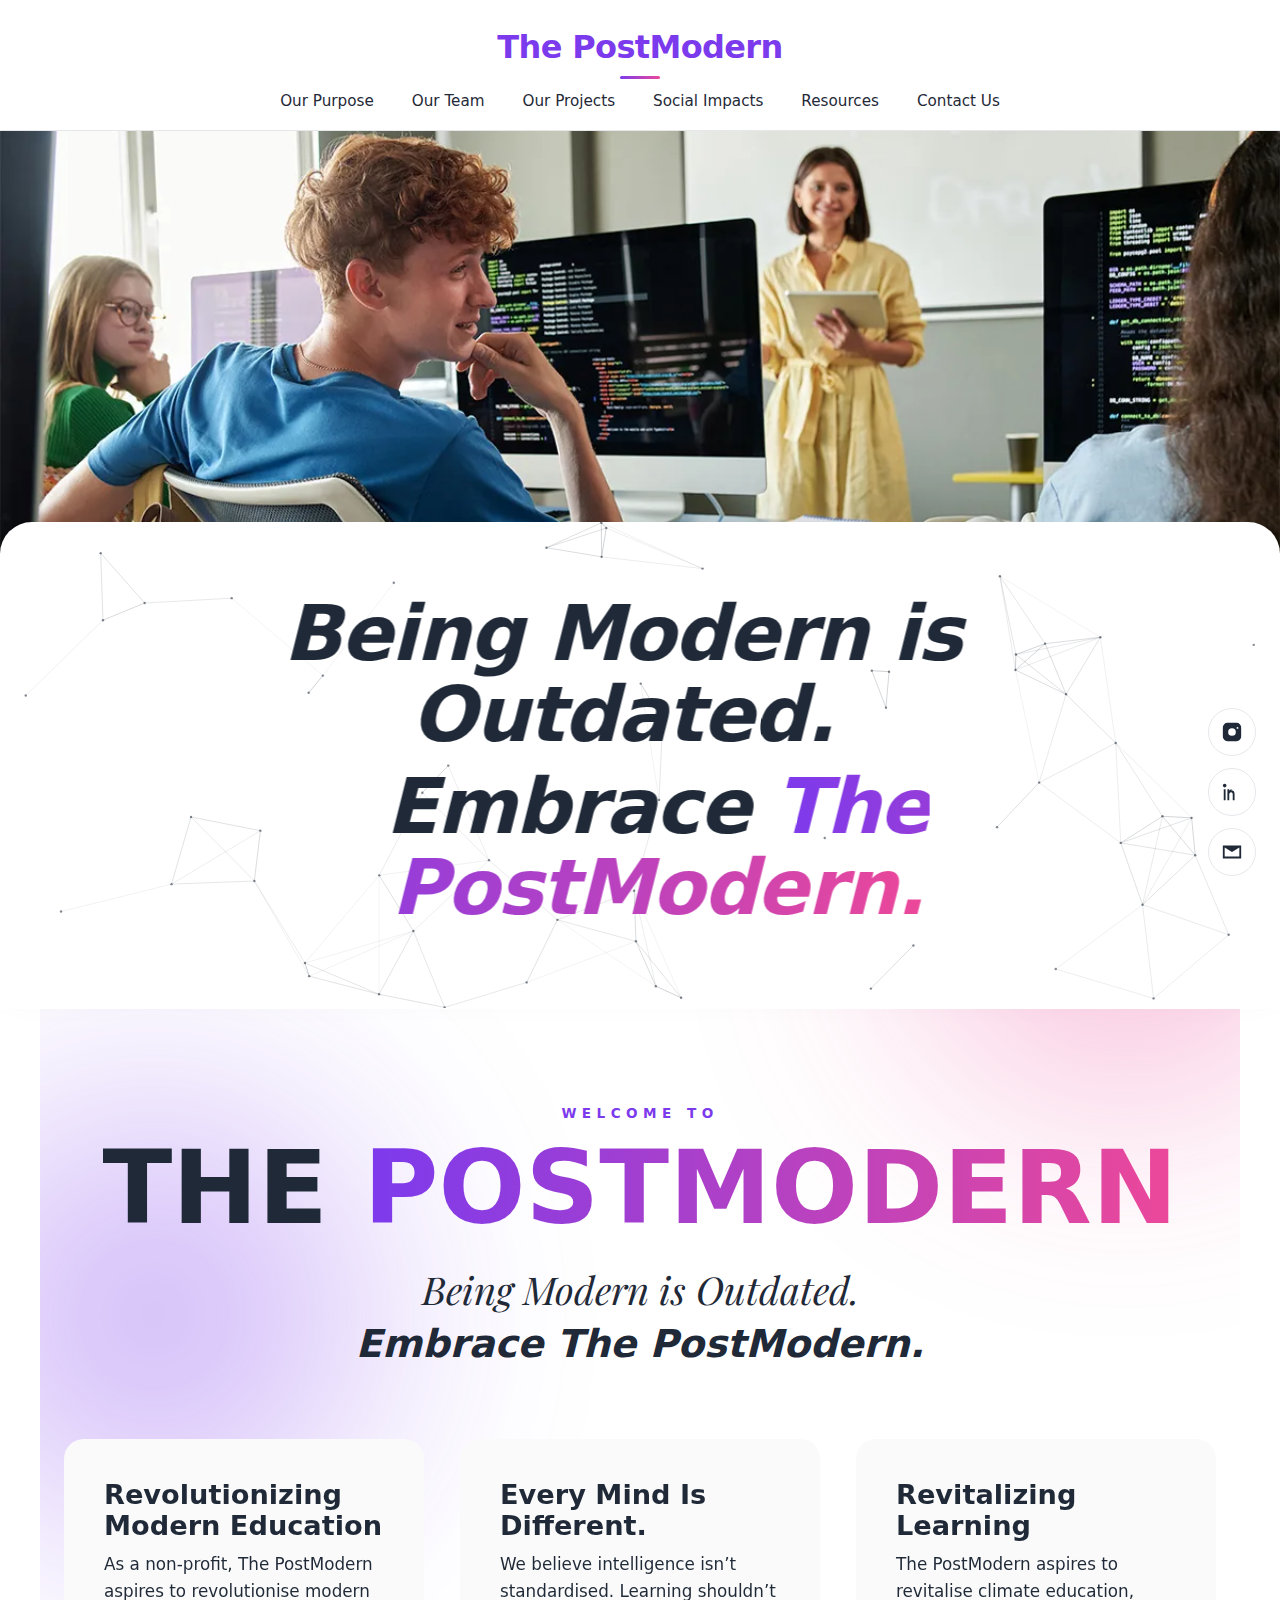
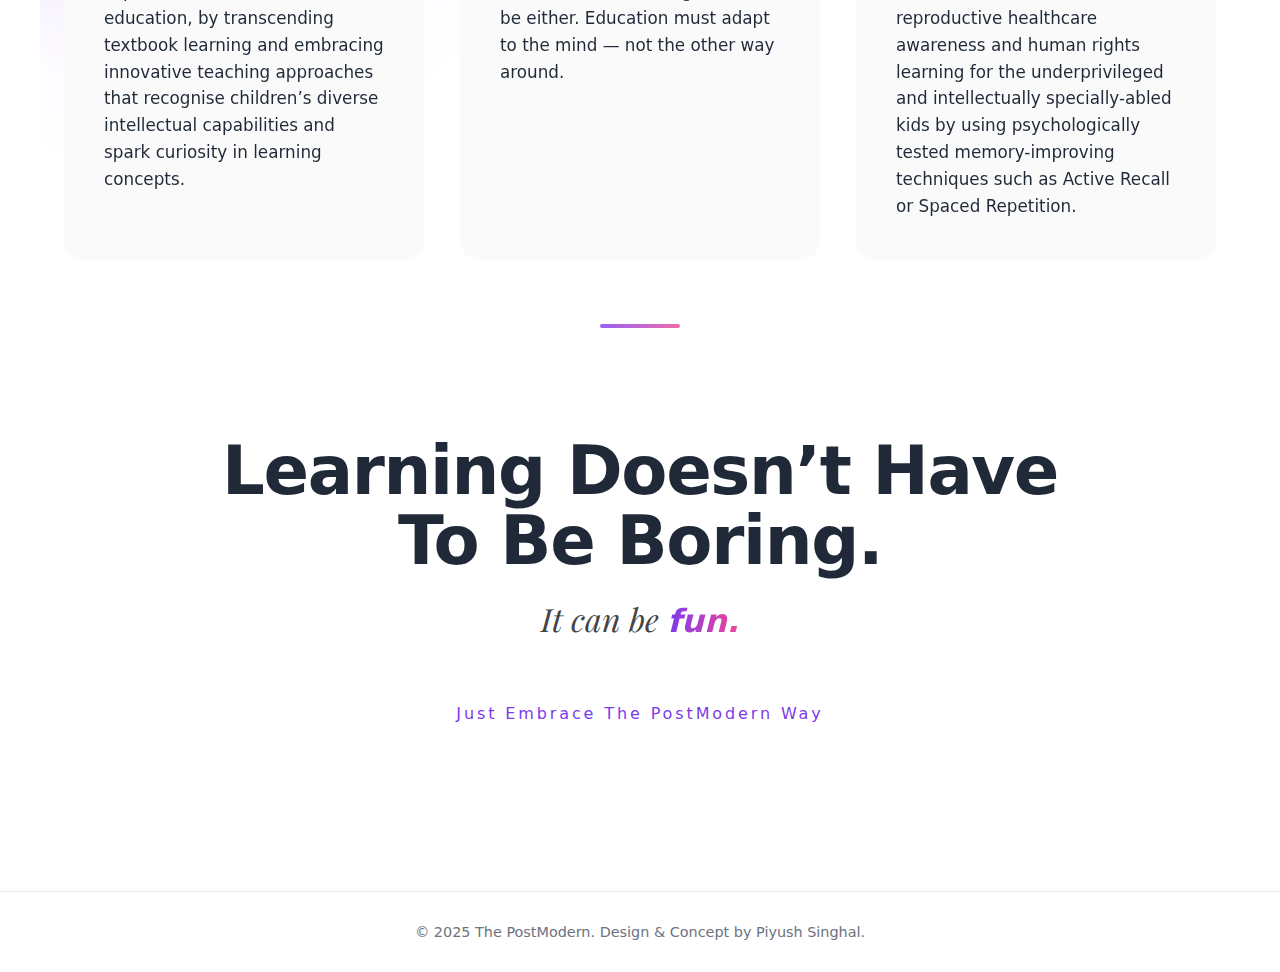
<file: index.html>
<!DOCTYPE html>
<html lang="en">
  <head>
    <meta charset="UTF-8" />
    <meta name="viewport" content="width=device-width, initial-scale=1.0" />
    <title>The PostModern</title>
    <link rel="stylesheet" href="styles.css" />
    <link
      href="https://fonts.googleapis.com/css2?family=Playfair+Display:ital,wght@1,500;1,600&display=swap"
      rel="stylesheet"
    />
  </head>
  <body>
    <nav class="navbar">
      <div class="brand">The PostModern</div>

      <ul class="nav-links">
        <li><a href="purpose.html">Our Purpose</a></li>
        <li><a href="team.html">Our Team</a></li>
        <li><a href="projects.html">Our Projects</a></li>
        <li><a href="impact.html">Social Impacts</a></li>
        <li><a href="resources.html">Resources</a></li>
        <li><a href="contact.html">Contact Us</a></li>
      </ul>
    </nav>
    <section class="slideshow">
      <div class="slides">
        <img src="slide1.png" class="active" />
        <img src="slide2.jpg" />
        <img src="slide3.jpg" />
        <img src="slide4.jpg" />
        <img src="slide5.jpg" />
        <img src="slide6.jpg" />
        <img src="slide7.jpg" />
        <img src="slide8.jpg" />
      </div>

      <button class="slide-btn prev" aria-label="Previous slide"></button>
      <button class="slide-btn next" aria-label="Next slide"></button>
    </section>

    <section class="manifesto">
      <canvas id="particles"></canvas>
      <p class="manifesto-text">
        <span class="line top"> Being Modern is Outdated. </span>
        <span class="line bottom">
          Embrace <strong>The PostModern.</strong>
        </span>
      </p>
    </section>

    <section class="home-impact">
      <div class="bg-blobs"></div>

      <div class="impact-block">
        <h2 class="impact-eyebrow">WELCOME TO</h2>
        <h1 class="impact-title">THE <span>POSTMODERN</span></h1>

        <p class="impact-lead">
          Being Modern is Outdated.<br />
          <strong>Embrace The PostModern.</strong>
        </p>
      </div>

      <div class="impact-split">
        <div class="impact-card">
          <h3>Revolutionizing Modern Education</h3>
          <p>
            As a non-profit, The PostModern aspires to revolutionise modern
            education, by transcending textbook learning and embracing
            innovative teaching approaches that recognise children’s diverse
            intellectual capabilities and spark curiosity in learning concepts.
          </p>
        </div>

        <div class="impact-card">
          <h3>Every Mind Is Different.</h3>
          <p>
            We believe intelligence isn’t standardised. Learning shouldn’t be
            either. Education must adapt to the mind — not the other way around.
          </p>
        </div>

        <div class="impact-card">
          <h3>Revitalizing Learning</h3>
          <p>
            The PostModern aspires to revitalise climate education, reproductive
            healthcare awareness and human rights learning for the
            underprivileged and intellectually specially-abled kids by using
            psychologically tested memory-improving techniques such as Active
            Recall or Spaced Repetition.
          </p>
        </div>
      </div>

      <div class="impact-closing">
        <h2 class="closing-main">Learning Doesn’t Have To Be Boring.</h2>

        <p class="closing-sub">It can be <strong>fun.</strong></p>

        <span class="cta-line">Just Embrace The PostModern Way</span>
      </div>
    </section>

    <script src="index.js"></script>
    <script src="reveal.js"></script>

    <div class="social-float">
      <a
        href="https://instagram.com"
        target="_blank"
        rel="noopener noreferrer"
        class="social-icon instagram"
        aria-label="Instagram"
      >
        <svg viewBox="0 0 24 24">
          <path
            d="M7 2h10a5 5 0 0 1 5 5v10a5 5 0 0 1-5 5H7a5 5 0 0 1-5-5V7a5 5 0 0 1 5-5zm5 5.8a4.2 4.2 0 1 0 0 8.4 4.2 4.2 0 0 0 0-8.4zM18 6.5a1 1 0 1 0 0 2 1 1 0 0 0 0-2z"
          />
        </svg>
      </a>

      <a
        href="https://linkedin.com"
        target="_blank"
        rel="noopener noreferrer"
        class="social-icon linkedin"
        aria-label="LinkedIn"
      >
        <svg viewBox="0 0 24 24">
          <path
            d="M4 3a2 2 0 1 0 0 4 2 2 0 0 0 0-4zm1 6H3v12h2V9zm7 0c-1.7 0-2.6.9-3 1.6V9H7v12h2v-6c0-1.6.6-2.6 2-2.6s1.8 1 1.8 2.6v6h2v-6.8c0-3.1-1.6-4.2-3.8-4.2z"
          />
        </svg>
      </a>

      <a
        href="mailto:thepostmodern102@gmail.com"
        class="social-icon email"
        aria-label="Email"
      >
        <svg viewBox="0 0 24 24">
          <path d="M2 5h20v14H2V5zm10 7L4 7v10h16V7l-8 5z" />
        </svg>
      </a>
    </div>
    <footer class="site-footer">
      <p>
        © 2025 The PostModern. Design & Concept by
        <span>Piyush Singhal</span>.
      </p>
    </footer>
  </body>
</html>
</file>
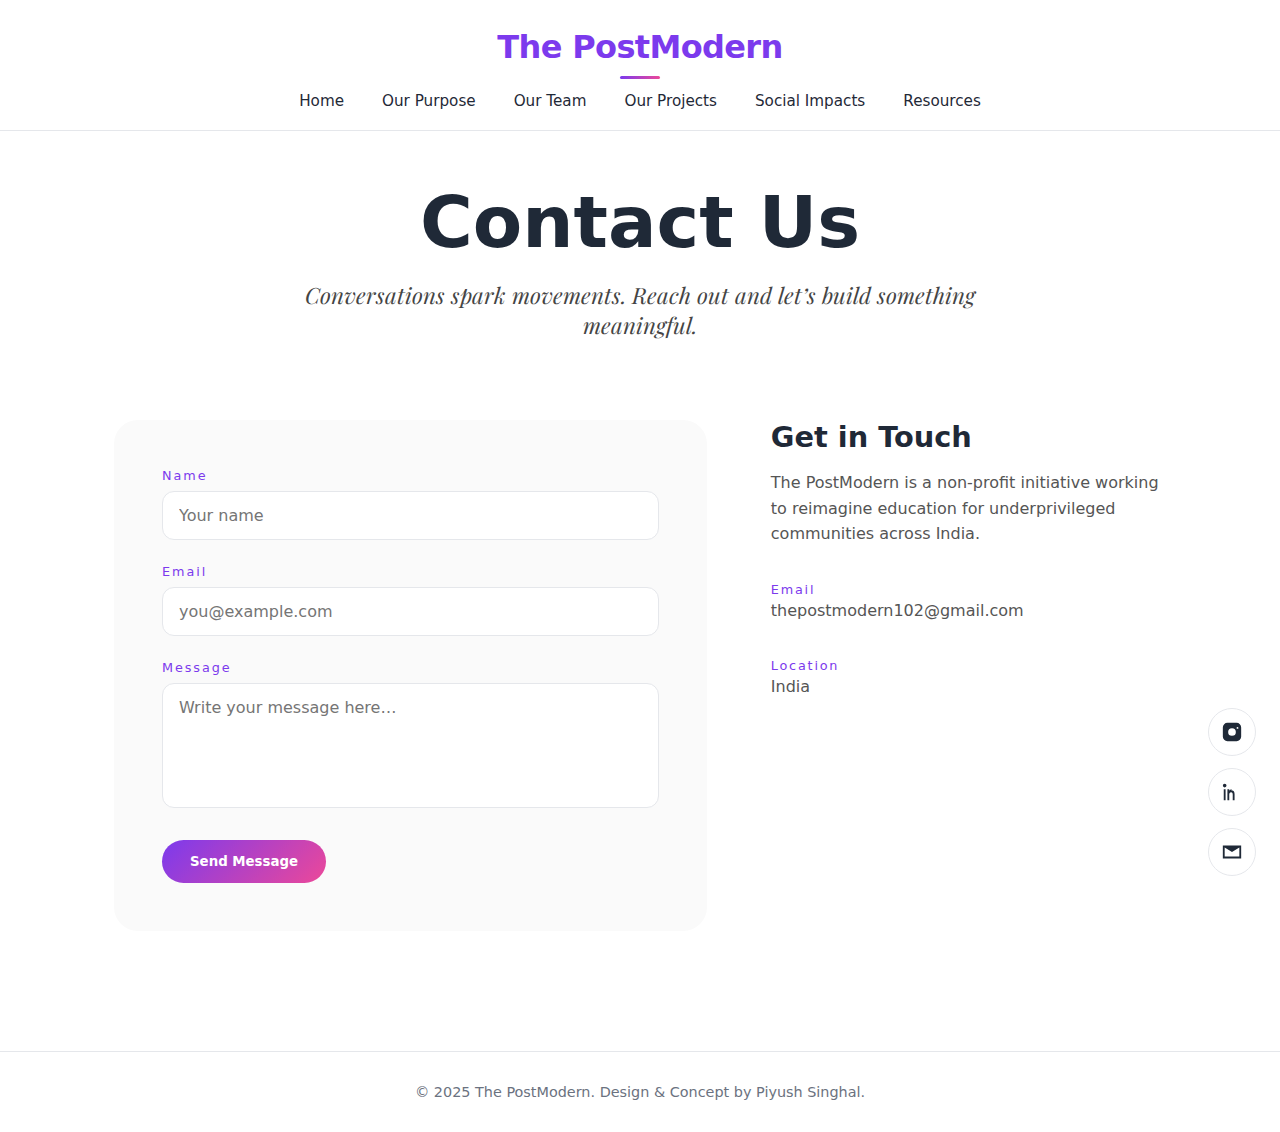
<file: contact.html>
<!DOCTYPE html>
<html lang="en">
  <head>
    <meta charset="UTF-8" />
    <meta name="viewport" content="width=device-width, initial-scale=1.0" />
    <title>Contact Us · The PostModern</title>

    <link rel="stylesheet" href="contact.css" />
    <link
      href="https://fonts.googleapis.com/css2?family=Playfair+Display:ital,wght@1,500;1,600&display=swap"
      rel="stylesheet"
    />
  </head>
  <body>
    <nav class="navbar">
      <div class="brand">The PostModern</div>

      <ul class="nav-links">
        <li><a href="index.html">Home</a></li>
        <li><a href="purpose.html">Our Purpose</a></li>
        <li><a href="team.html">Our Team</a></li>
        <li><a href="projects.html">Our Projects</a></li>
        <li><a href="impact.html">Social Impacts</a></li>
        <li><a href="resources.css">Resources</a></li>
      </ul>
    </nav>

    <main class="contact-page">
      <section class="contact-hero">
        <h1>Contact Us</h1>
        <p>
          Conversations spark movements. Reach out and let’s build something
          meaningful.
        </p>
      </section>

      <section class="contact-layout">
        <form class="contact-form">
          <div class="field">
            <label>Name</label>
            <input type="text" placeholder="Your name" required />
          </div>

          <div class="field">
            <label>Email</label>
            <input type="email" placeholder="you@example.com" required />
          </div>

          <div class="field">
            <label>Message</label>
            <textarea
              rows="5"
              placeholder="Write your message here…"
              required
            ></textarea>
          </div>

          <button type="submit">Send Message</button>
        </form>

        <div class="contact-side">
          <h3>Get in Touch</h3>

          <p>
            The PostModern is a non-profit initiative working to reimagine
            education for underprivileged communities across India.
          </p>

          <div class="contact-details">
            <div>
              <span>Email</span>
              <p>thepostmodern102@gmail.com</p>
            </div>

            <div>
              <span>Location</span>
              <p>India</p>
            </div>
          </div>
        </div>
      </section>
    </main>
    <div class="social-float">
      <a
        href="https://instagram.com"
        target="_blank"
        rel="noopener noreferrer"
        class="social-icon instagram"
        aria-label="Instagram"
      >
        <svg viewBox="0 0 24 24">
          <path
            d="M7 2h10a5 5 0 0 1 5 5v10a5 5 0 0 1-5 5H7a5 5 0 0 1-5-5V7a5 5 0 0 1 5-5zm5 5.8a4.2 4.2 0 1 0 0 8.4 4.2 4.2 0 0 0 0-8.4zM18 6.5a1 1 0 1 0 0 2 1 1 0 0 0 0-2z"
          />
        </svg>
      </a>

      <a
        href="https://linkedin.com"
        target="_blank"
        rel="noopener noreferrer"
        class="social-icon linkedin"
        aria-label="LinkedIn"
      >
        <svg viewBox="0 0 24 24">
          <path
            d="M4 3a2 2 0 1 0 0 4 2 2 0 0 0 0-4zm1 6H3v12h2V9zm7 0c-1.7 0-2.6.9-3 1.6V9H7v12h2v-6c0-1.6.6-2.6 2-2.6s1.8 1 1.8 2.6v6h2v-6.8c0-3.1-1.6-4.2-3.8-4.2z"
          />
        </svg>
      </a>

      <a
        href="mailto:thepostmodern102@gmail.com"
        class="social-icon email"
        aria-label="Email"
      >
        <svg viewBox="0 0 24 24">
          <path d="M2 5h20v14H2V5zm10 7L4 7v10h16V7l-8 5z" />
        </svg>
      </a>
    </div>

    <footer class="site-footer">
      <p>
        © 2025 The PostModern. Design & Concept by
        <span>Piyush Singhal</span>.
      </p>
    </footer>
  </body>
</html>
</file>
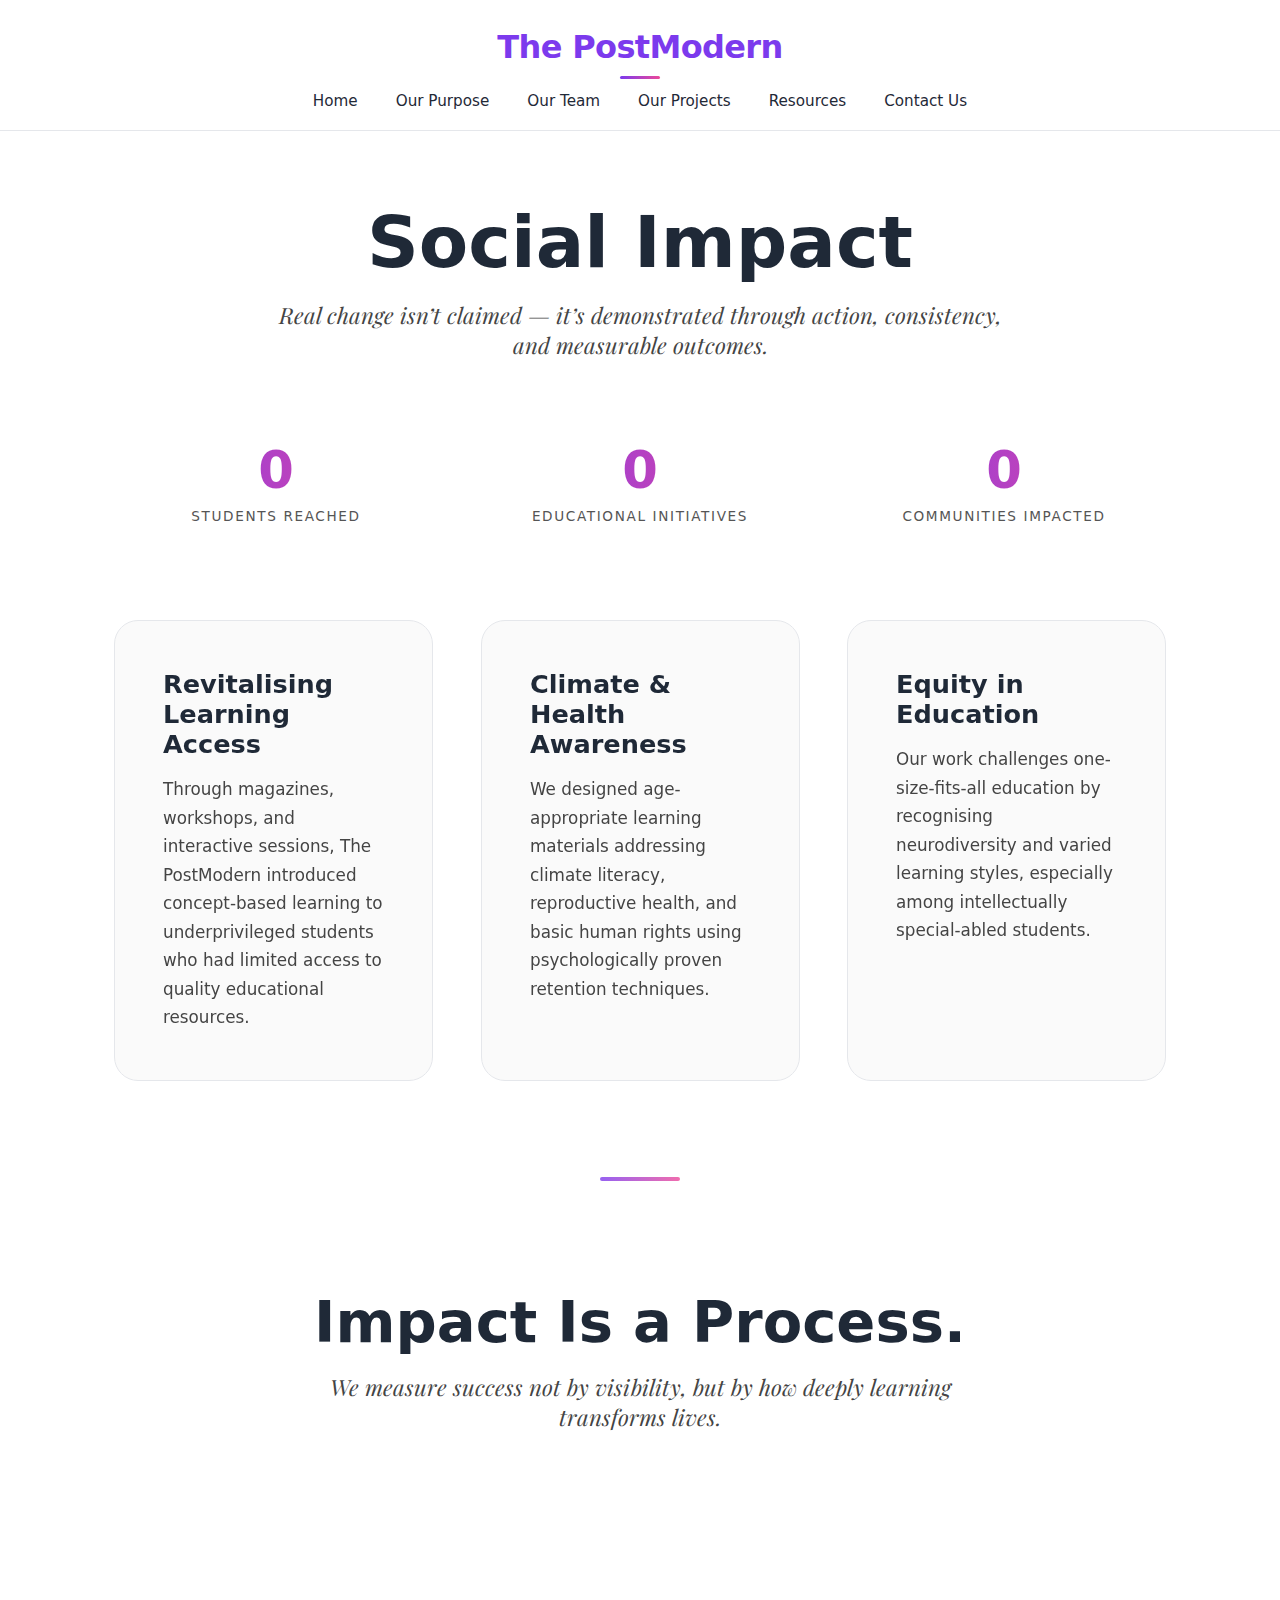
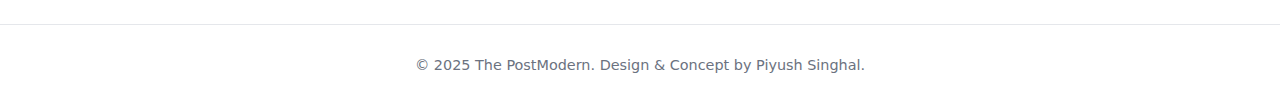
<file: impact.html>
<!DOCTYPE html>
<html lang="en">
  <head>
    <meta charset="UTF-8" />
    <meta name="viewport" content="width=device-width, initial-scale=1.0" />
    <title>Social Impact · The PostModern</title>

    <link rel="stylesheet" href="impact.css" />
    <link
      href="https://fonts.googleapis.com/css2?family=Playfair+Display:ital,wght@1,500;1,600&display=swap"
      rel="stylesheet"
    />
  </head>

  <body>
    <nav class="navbar">
      <div class="brand">The PostModern</div>
      <ul class="nav-links">
        <li><a href="index.html">Home</a></li>
        <li><a href="purpose.html">Our Purpose</a></li>
        <li><a href="team.html">Our Team</a></li>
        <li><a href="projects.html">Our Projects</a></li>
        <li><a href="resources.html">Resources</a></li>
        <li><a href="contact.html">Contact Us</a></li>
      </ul>
    </nav>

    <main class="impact-page">
      <section class="impact-hero">
        <h1>Social Impact</h1>
        <p>
          Real change isn’t claimed — it’s demonstrated through action,
          consistency, and measurable outcomes.
        </p>
      </section>

      <section class="impact-stats">
        <div class="stat">
          <h2>0</h2>
          <p>Students Reached</p>
        </div>
        <div class="stat">
          <h2>0</h2>
          <p>Educational Initiatives</p>
        </div>
        <div class="stat">
          <h2>0</h2>
          <p>Communities Impacted</p>
        </div>
      </section>

      <!-- Impact Stories -->
      <section class="impact-stories">
        <article class="impact-card">
          <h3>Revitalising Learning Access</h3>
          <p>
            Through magazines, workshops, and interactive sessions, The
            PostModern introduced concept-based learning to underprivileged
            students who had limited access to quality educational resources.
          </p>
        </article>

        <article class="impact-card">
          <h3>Climate & Health Awareness</h3>
          <p>
            We designed age-appropriate learning materials addressing climate
            literacy, reproductive health, and basic human rights using
            psychologically proven retention techniques.
          </p>
        </article>

        <article class="impact-card">
          <h3>Equity in Education</h3>
          <p>
            Our work challenges one-size-fits-all education by recognising
            neurodiversity and varied learning styles, especially among
            intellectually special-abled students.
          </p>
        </article>
      </section>

      <section class="impact-closing">
        <h2>Impact Is a Process.</h2>
        <p>
          We measure success not by visibility, but by how deeply learning
          transforms lives.
        </p>
      </section>
    </main>

    <footer class="site-footer">
      <p>
        © 2025 The PostModern. Design & Concept by
        <span>Piyush Singhal</span>.
      </p>
    </footer>
  </body>
</html>
</file>
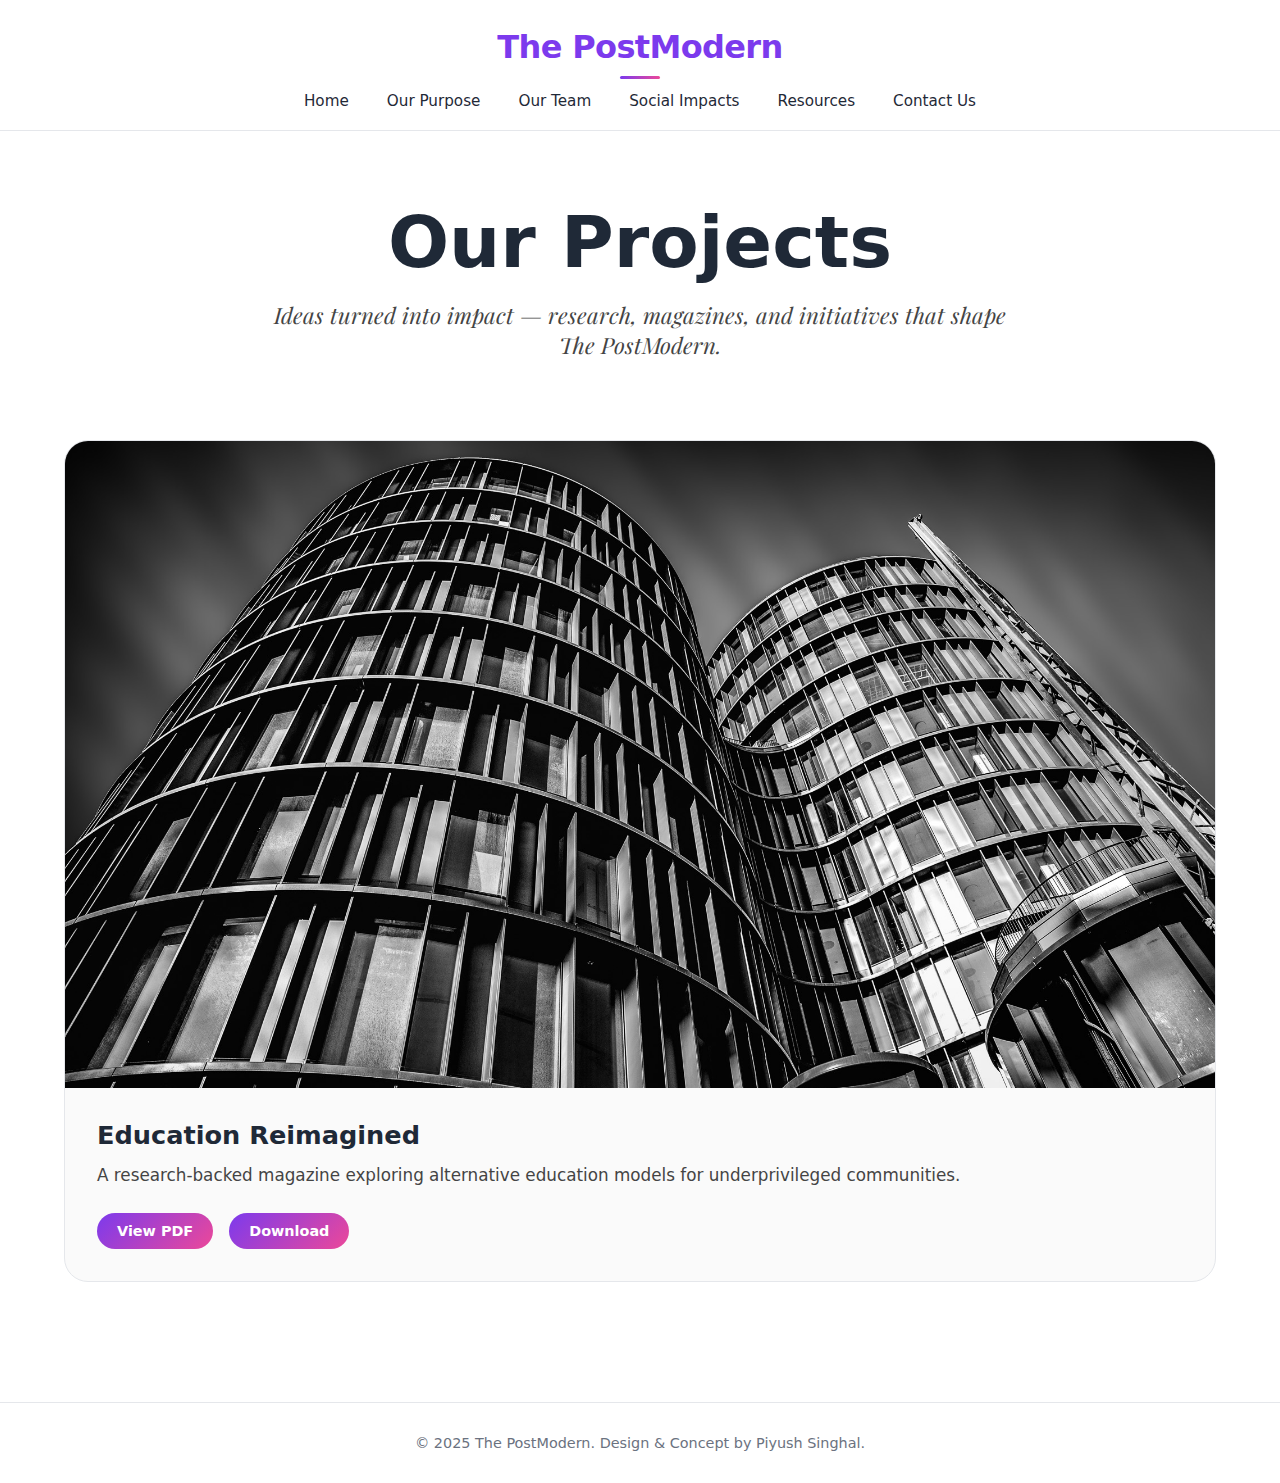
<file: projects.html>
<!DOCTYPE html>
<html lang="en">
  <head>
    <meta charset="UTF-8" />
    <meta name="viewport" content="width=device-width, initial-scale=1.0" />
    <title>Our Projects · The PostModern</title>

    <link rel="stylesheet" href="projects.css" />
    <link
      href="https://fonts.googleapis.com/css2?family=Playfair+Display:ital,wght@1,500;1,600&display=swap"
      rel="stylesheet"
    />
  </head>

  <body>
    <nav class="navbar">
      <div class="brand">The PostModern</div>
      <ul class="nav-links">
        <li><a href="index.html">Home</a></li>
        <li><a href="purpose.html">Our Purpose</a></li>
        <li><a href="team.html">Our Team</a></li>
        <li><a href="impact.html">Social Impacts</a></li>
        <li><a href="resources.html">Resources</a></li>
        <li><a href="contact.html">Contact Us</a></li>
      </ul>
    </nav>

    <main class="projects-page">
      <section class="projects-hero">
        <h1>Our Projects</h1>
        <p>
          Ideas turned into impact — research, magazines, and initiatives that
          shape The PostModern.
        </p>
      </section>

      <section class="projects-grid">
        <article class="project-card">
          <div class="project-image">
            <img src="slide3.jpg" alt="Project cover" />
          </div>

          <div class="project-body">
            <h3>Education Reimagined</h3>
            <p>
              A research-backed magazine exploring alternative education models
              for underprivileged communities.
            </p>

            <div class="project-links">
              <a href="education-reimagined.pdf" target="_blank"
                >View PDF</a
              >
              <a href="education-reimagined.pdf" download>Download</a>
            </div>
          </div>
        </article>

        <!-- Duplicate cards as needed -->
      </section>
    </main>

    <footer class="site-footer">
      <p>
        © 2025 The PostModern. Design & Concept by
        <span>Piyush Singhal</span>.
      </p>
    </footer>
  </body>
</html>
</file>
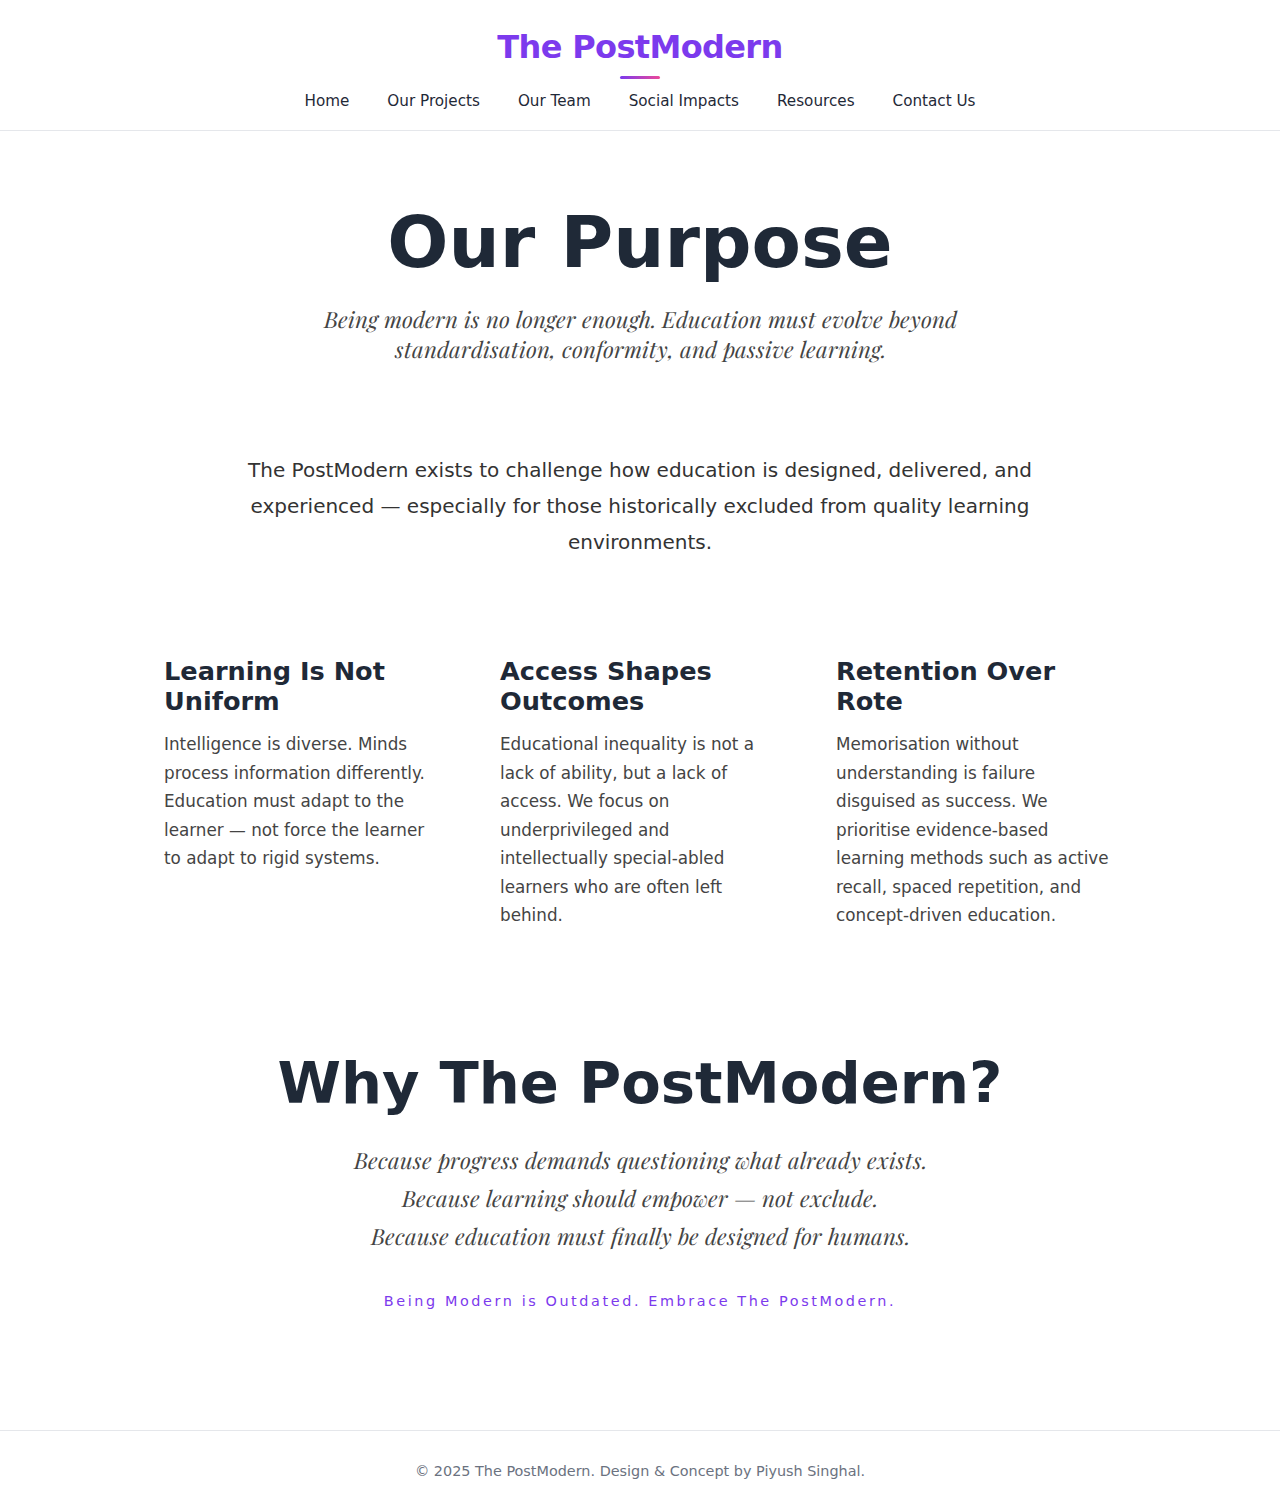
<file: purpose.html>
<!DOCTYPE html>
<html lang="en">
  <head>
    <meta charset="UTF-8" />
    <meta name="viewport" content="width=device-width, initial-scale=1.0" />
    <title>Our Purpose · The PostModern</title>

    <link rel="stylesheet" href="purpose.css" />
    <link
      href="https://fonts.googleapis.com/css2?family=Playfair+Display:ital,wght@1,500;1,600&display=swap"
      rel="stylesheet"
    />
  </head>

  <body>
    <nav class="navbar">
      <div class="brand">The PostModern</div>
      <ul class="nav-links">
        <li><a href="index.html">Home</a></li>
        <li><a href="projects.html">Our Projects</a></li>
        <li><a href="team.html">Our Team</a></li>
        <li><a href="impact.html">Social Impacts</a></li>
        <li><a href="resources.html">Resources</a></li>
        <li><a href="contact.html">Contact Us</a></li>
      </ul>
    </nav>

    <main class="purpose-page">
      <section class="purpose-hero">
        <h1>Our Purpose</h1>
        <p>
          Being modern is no longer enough. Education must evolve beyond
          standardisation, conformity, and passive learning.
        </p>
      </section>

      <section class="purpose-statement">
        <p>
          The PostModern exists to challenge how education is designed,
          delivered, and experienced — especially for those historically
          excluded from quality learning environments.
        </p>
      </section>

      <section class="purpose-pillars">
        <article class="pillar">
          <h3>Learning Is Not Uniform</h3>
          <p>
            Intelligence is diverse. Minds process information differently.
            Education must adapt to the learner — not force the learner to adapt
            to rigid systems.
          </p>
        </article>

        <article class="pillar">
          <h3>Access Shapes Outcomes</h3>
          <p>
            Educational inequality is not a lack of ability, but a lack of
            access. We focus on underprivileged and intellectually
            special-abled learners who are often left behind.
          </p>
        </article>

        <article class="pillar">
          <h3>Retention Over Rote</h3>
          <p>
            Memorisation without understanding is failure disguised as success.
            We prioritise evidence-based learning methods such as active recall,
            spaced repetition, and concept-driven education.
          </p>
        </article>
      </section>

      <section class="purpose-closing">
        <h2>Why The PostModern?</h2>
        <p>
          Because progress demands questioning what already exists.
          <br />
          Because learning should empower — not exclude.
          <br />
          Because education must finally be designed for humans.
        </p>

        <span class="purpose-tagline">
          Being Modern is Outdated. Embrace The PostModern.
        </span>
      </section>
    </main>

    <footer class="site-footer">
      <p>
        © 2025 The PostModern. Design & Concept by
        <span>Piyush Singhal</span>.
      </p>
    </footer>
  </body>
</html>
</file>
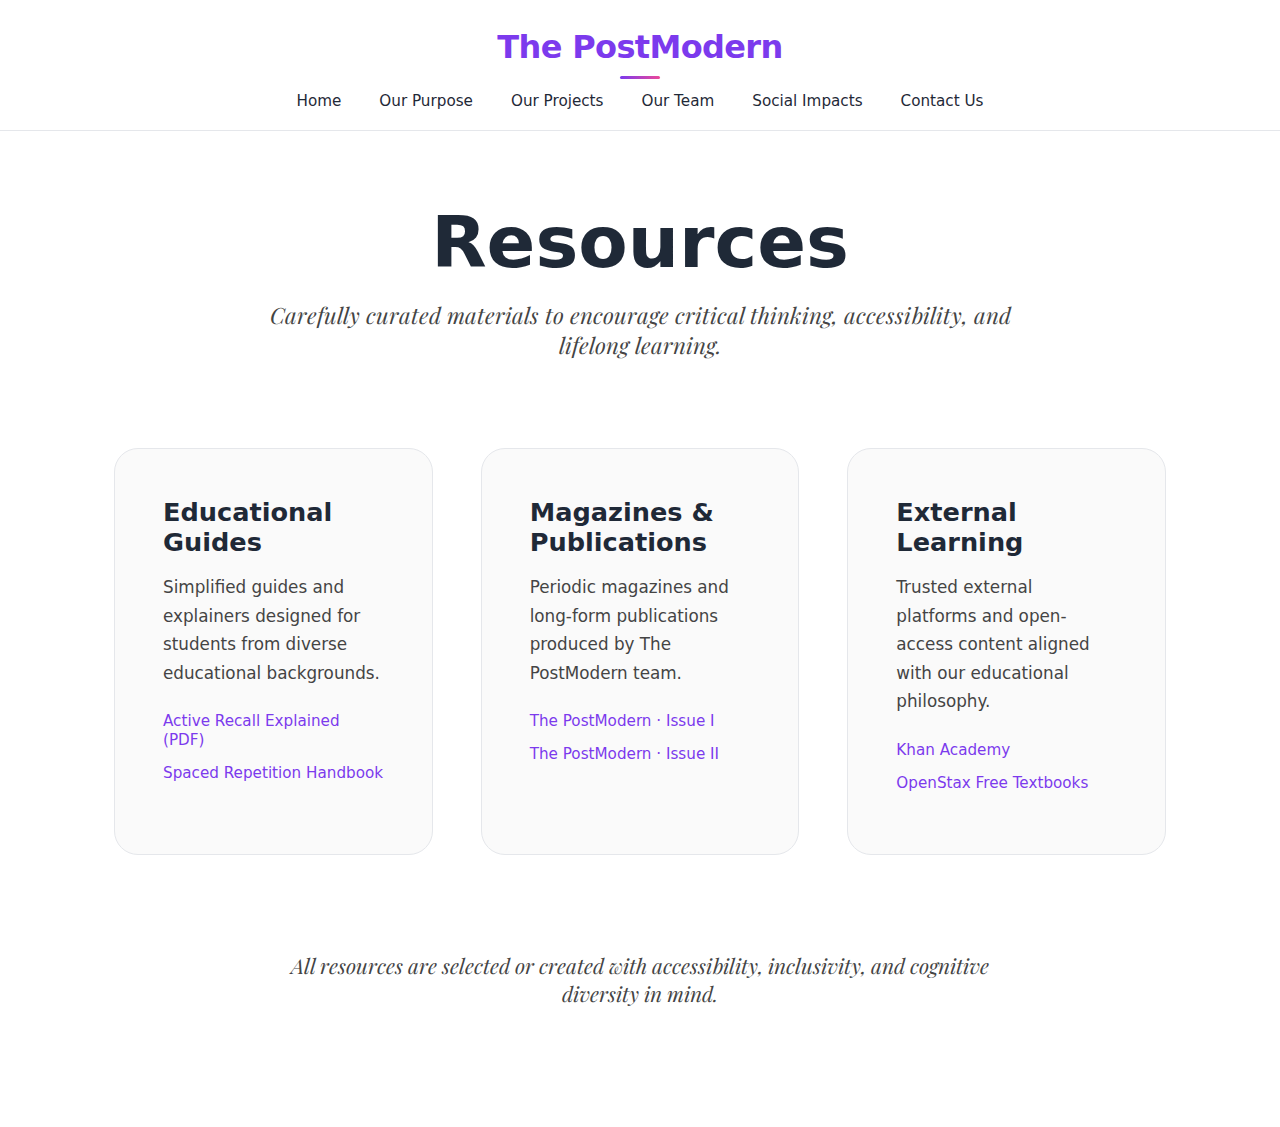
<file: resources.html>
<!DOCTYPE html>
<html lang="en">
  <head>
    <meta charset="UTF-8" />
    <meta name="viewport" content="width=device-width, initial-scale=1.0" />
    <title>Resources · The PostModern</title>

    <link rel="stylesheet" href="resources.css" />
    <link
      href="https://fonts.googleapis.com/css2?family=Playfair+Display:ital,wght@1,500;1,600&display=swap"
      rel="stylesheet"
    />
  </head>

  <body>
    <nav class="navbar">
      <div class="brand">The PostModern</div>
      <ul class="nav-links">
        <li><a href="index.html">Home</a></li>
        <li><a href="purpose.html">Our Purpose</a></li>
        <li><a href="projects.html">Our Projects</a></li>
        <li><a href="team.html">Our Team</a></li>
        <li><a href="impact.html">Social Impacts</a></li>
        <li><a href="contact.html">Contact Us</a></li>
      </ul>
    </nav>

    <main class="resources-page">
      <section class="resources-hero">
        <h1>Resources</h1>
        <p>
          Carefully curated materials to encourage critical thinking,
          accessibility, and lifelong learning.
        </p>
      </section>

      <!-- Resource Sections -->
      <section class="resources-grid">

        <article class="resource-card">
          <h3>Educational Guides</h3>
          <p>
            Simplified guides and explainers designed for students from diverse
            educational backgrounds.
          </p>

          <ul>
            <li>
              <a href="docs/active-recall-guide.pdf" target="_blank">
                Active Recall Explained (PDF)
              </a>
            </li>
            <li>
              <a href="docs/spaced-repetition.pdf" target="_blank">
                Spaced Repetition Handbook
              </a>
            </li>
          </ul>
        </article>

        <article class="resource-card">
          <h3>Magazines & Publications</h3>
          <p>
            Periodic magazines and long-form publications produced by
            The PostModern team.
          </p>

          <ul>
            <li>
              <a href="docs/postmodern-issue-1.pdf" target="_blank">
                The PostModern · Issue I
              </a>
            </li>
            <li>
              <a href="docs/postmodern-issue-2.pdf" target="_blank">
                The PostModern · Issue II
              </a>
            </li>
          </ul>
        </article>

        <article class="resource-card">
          <h3>External Learning</h3>
          <p>
            Trusted external platforms and open-access content aligned with our
            educational philosophy.
          </p>

          <ul>
            <li>
              <a href="https://www.khanacademy.org" target="_blank">
                Khan Academy
              </a>
            </li>
            <li>
              <a href="https://openstax.org" target="_blank">
                OpenStax Free Textbooks
              </a>
            </li>
          </ul>
        </article>

      </section>

      <section class="resources-note">
        <p>
          All resources are selected or created with accessibility, inclusivity,
          and cognitive diversity in mind.
</file>
<file: styles.css>
:root {
  --white: #ffffff;
  --purple: #7c3aed;
  --pink: #ec4899;
  --cyan: #22d3ee;
  --text-dark: #1f2937;
  --border: #e5e7eb;
}

* {
  margin: 0;
  padding: 0;
  box-sizing: border-box;
  font-family: "Inter", system-ui, sans-serif;
}

html {
  scroll-behavior: smooth;
  overscroll-behavior: contain;
}

body {
  background: var(--white);
  color: var(--text-dark);
}

.navbar {
  position: fixed;
  top: 0;
  width: 100%;
  background: var(--white);
  border-bottom: 1px solid var(--border);
  padding: 28px 40px 20px;
  z-index: 1000;
  backdrop-filter: blur(8px);
  animation: slideDown 0.9s cubic-bezier(0.16,1,0.3,1);
}

.brand {
  text-align: center;
  font-size: 2rem;
  font-weight: 700;
  letter-spacing: -0.02em;
  color: var(--purple);
  margin-bottom: 12px;
  position: relative;
}

.brand::after {
  content: "";
  display: block;
  width: 40px;
  height: 3px;
  margin: 10px auto 0;
  border-radius: 999px;
  background: linear-gradient(90deg, var(--purple), var(--pink));
  animation: glowPulse 2.5s infinite ease-in-out;
}

.nav-links {
  display: flex;
  justify-content: center;
  align-items: center;
  gap: 34px;
  list-style: none;
}

.nav-links a {
  position: relative;
  text-decoration: none;
  font-size: 0.95rem;
  font-weight: 500;
  color: var(--text-dark);
  padding: 6px 2px;
  transition: color 0.25s ease;
}

.nav-links a::after {
  content: "";
  position: absolute;
  left: 50%;
  bottom: -6px;
  width: 0%;
  height: 2px;
  border-radius: 2px;
  background: linear-gradient(90deg, var(--purple), var(--cyan));
  transform: translateX(-50%);
  transition: width 0.3s ease;
}

.nav-links a:hover {
  color: var(--purple);
}

.nav-links a:hover::after {
  width: 100%;
}

.slideshow {
  margin-top: 120px;
  width: 100%;
  height: 450px;
  max-height: 500px;
  position: relative;
  overflow: hidden;
  z-index: 1;
}

.slides {
  width: 100%;
  height: 100%;
  position: relative;
}

.slides img {
  position: absolute;
  inset: 0;
  width: 100%;
  height: 100%;
  object-fit: cover;
  object-position: center 25%;
  opacity: 0;
  transform: scale(1.04);
  transition: opacity 1.2s ease, transform 1.2s cubic-bezier(0.16,1,0.3,1);
}

.slides img.active {
  opacity: 1;
  transform: scale(1);
}

.slide-btn {
  position: absolute;
  top: 50%;
  transform: translateY(-50%);
  width: 44px;
  height: 44px;
  border-radius: 50%;
  border: none;
  background: rgba(255,255,255,0.65);
  backdrop-filter: blur(6px);
  cursor: pointer;
  z-index: 3;
  opacity: 0;
  transition: opacity 0.3s ease, transform 0.3s cubic-bezier(0.16,1,0.3,1);
}

.slideshow:hover .slide-btn {
  opacity: 1;
}

.slide-btn:hover {
  transform: translateY(-50%) scale(1.12);
}

.slide-btn.prev { left: 24px; }
.slide-btn.next { right: 24px; }

.slide-btn::before {
  content: "";
  position: absolute;
  inset: 0;
  margin: auto;
  width: 10px;
  height: 10px;
  border-top: 2px solid #1f2937;
  border-right: 2px solid #1f2937;
  transform: rotate(45deg);
}

.slide-btn.prev::before {
  transform: rotate(-135deg);
}

.manifesto {
  position: relative;
  margin-top: -48px;
  padding: 72px 24px 80px;
  background: var(--white);
  border-top-left-radius: 32px;
  border-top-right-radius: 32px;
  box-shadow: 0 -18px 40px rgba(0,0,0,0.06);
  display: flex;
  align-items: center;
  justify-content: center;
  text-align: center;
  overflow: hidden;
  z-index: 2;
  animation: manifestoRise 1.1s cubic-bezier(0.16,1,0.3,1);
}

#particles {
  position: absolute;
  inset: 0;
  z-index: 0;
}

.manifesto-text {
  position: relative;
  z-index: 1;
  display: flex;
  flex-direction: column;
  gap: 12px;
  align-items: center;
  max-width: 1000px;
}

.manifesto p {
  font-family: "Playfair Display", serif;
  font-style: italic;
  font-size: clamp(2.4rem,6vw,5rem);
  font-weight: 600;
  line-height: 1.05;
  letter-spacing: -0.02em;
}

.manifesto strong {
  background: linear-gradient(90deg, var(--purple), var(--pink));
  -webkit-background-clip: text;
  -webkit-text-fill-color: transparent;
}

.manifesto .line {
  will-change: transform;
  transition: transform 0.08s linear;
}

.home-impact {
  position: relative;
  padding: 96px 24px;
  max-width: 1200px;
  margin: auto;
  overflow: hidden;
}

.bg-blobs {
  position: absolute;
  inset: 0;
  pointer-events: none;
  z-index: 0;
}

.bg-blobs::before,
.bg-blobs::after {
  content: "";
  position: absolute;
  width: 420px;
  height: 420px;
  border-radius: 50%;
  filter: blur(120px);
  opacity: 0.35;
  animation: driftBlob 26s ease-in-out infinite alternate;
}

.bg-blobs::before {
  background: var(--purple);
  top: 10%;
  left: -120px;
}

.bg-blobs::after {
  background: var(--pink);
  bottom: 10%;
  right: -120px;
}

.home-impact > * {
  position: relative;
  z-index: 1;
}

.impact-block {
  text-align: center;
  margin-bottom: 72px;
}

.impact-eyebrow {
  font-size: 0.85rem;
  letter-spacing: 0.4em;
  color: var(--purple);
  margin-bottom: 16px;
}

.impact-title {
  font-size: clamp(3.5rem,8vw,6.5rem);
  line-height: 1;
  margin-bottom: 24px;
}

.impact-title span {
  background: linear-gradient(90deg, var(--purple), var(--pink));
  -webkit-background-clip: text;
  -webkit-text-fill-color: transparent;
}

.impact-lead {
  font-family: "Playfair Display", serif;
  font-style: italic;
  font-size: clamp(1.6rem,3vw,2.4rem);
}

.impact-split {
  display: grid;
  grid-template-columns: repeat(3,1fr);
  gap: 36px;
  margin-bottom: 88px;
}

.impact-card {
  padding: 40px;
  border-radius: 20px;
  background: #fafafa;
  transition: transform 0.35s cubic-bezier(0.16,1,0.3,1), box-shadow 0.35s ease, background 0.35s ease;
  will-change: transform;
}

.impact-card:hover {
  transform: translateY(-8px);
  box-shadow: 0 28px 60px rgba(124,58,237,0.16);
}

.impact-card h3 {
  font-size: 1.7rem;
  margin-bottom: 10px;
}

.impact-card p {
  font-size: 1.05rem;
  line-height: 1.6;
}

.impact-closing {
  text-align: center;
  padding: 88px 24px 72px;
  max-width: 900px;
  margin: 0 auto;
  position: relative;
}

.closing-main {
  font-size: clamp(2.8rem, 5.5vw, 4.2rem);
  line-height: 1.05;
  margin-bottom: 20px;
  letter-spacing: -0.02em;
}

.closing-sub {
  font-family: "Playfair Display", serif;
  font-style: italic;
  font-size: clamp(1.4rem, 2.6vw, 2rem);
  line-height: 1.4;
  margin-bottom: 36px;
  color: #444;
}

.closing-sub span {
  color: var(--purple);
}

.closing-sub strong {
  background: linear-gradient(90deg, var(--purple), var(--pink));
  -webkit-background-clip: text;
  -webkit-text-fill-color: transparent;
}

.impact-closing::before {
  content: "";
  position: absolute;
  top: -24px;
  left: 50%;
  width: 80px;
  height: 4px;
  background: linear-gradient(90deg, var(--purple), var(--pink));
  transform: translateX(-50%);
  border-radius: 999px;
  opacity: 0.8;
}

.cta-line {
  display: inline-block;
  margin-top: 24px;
  font-size: 1rem;
  letter-spacing: 0.18em;
  color: var(--purple);
}

.social-float {
  position: fixed;
  bottom: 24px;
  right: 24px;
  display: flex;
  flex-direction: column;
  gap: 12px;
  z-index: 9999;
}

.social-icon {
  width: 48px;
  height: 48px;
  border-radius: 50%;
  display: grid;
  place-items: center;
  background: rgba(255, 255, 255, 0.75);
  backdrop-filter: blur(8px);
  border: 1px solid var(--border);
  transition: transform 0.3s ease, background 0.3s ease;
}

.social-icon svg {
  width: 22px;
  height: 22px;
  fill: var(--text-dark);
}

.social-icon:hover {
  transform: translateY(-4px) scale(1.05);
}

.social-icon.instagram:hover {
  background: linear-gradient(135deg, #833ab4, #fd1d1d, #fcb045);
}

.social-icon.linkedin:hover {
  background: #0a66c2;
}

.social-icon.email:hover {
  background: linear-gradient(135deg, var(--purple), var(--pink));
}

.social-icon:hover svg {
  fill: white;
}

.site-footer {
  padding: 32px 20px;
  text-align: center;
  border-top: 1px solid var(--border);
}

.site-footer p {
  font-size: 0.9rem;
  color: #6b7280;
}

@keyframes slideDown {
  from { transform: translateY(-100%); opacity: 0; }
  to { transform: translateY(0); opacity: 1; }
}

@keyframes glowPulse {
  0%,100% { opacity: 0.6; }
  50% { opacity: 1; }
}

@keyframes driftBlob {
  from { transform: translate(0,0); }
  to { transform: translate(140px,-60px); }
}

@keyframes manifestoRise {
  from { transform: translateY(48px); opacity: 0; }
  to { transform: translateY(0); opacity: 1; }
}

@media (max-width: 768px) {
  .impact-split { grid-template-columns: 1fr; }
  .slideshow { height: 260px; }
  #particles { display: none; }
}

@media (max-width: 576px) {
  .slideshow { height: 220px; }
}
</file>
<file: contact.css>
:root {
  --white: #ffffff;
  --purple: #7c3aed;
  --pink: #ec4899;
  --cyan: #22d3ee;
  --text-dark: #1f2937;
  --border: #e5e7eb;
}

* {
  margin: 0;
  padding: 0;
  box-sizing: border-box;
  font-family: "Inter", system-ui, sans-serif;
}

html {
  scroll-behavior: smooth;
  overscroll-behavior: contain;
}

body {
  background: var(--white);
  color: var(--text-dark);
}

.navbar {
  position: fixed;
  top: 0;
  width: 100%;
  background: var(--white);
  border-bottom: 1px solid var(--border);
  padding: 28px 40px 20px;
  z-index: 1000;
  backdrop-filter: blur(8px);
  animation: slideDown 0.9s cubic-bezier(0.16, 1, 0.3, 1);
}

.brand {
  text-align: center;
  font-size: 2rem;
  font-weight: 700;
  letter-spacing: -0.02em;
  color: var(--purple);
  margin-bottom: 12px;
  position: relative;
}

.brand::after {
  content: "";
  display: block;
  width: 40px;
  height: 3px;
  margin: 10px auto 0;
  border-radius: 999px;
  background: linear-gradient(90deg, var(--purple), var(--pink));
  animation: glowPulse 2.5s infinite ease-in-out;
}

.nav-links {
  display: flex;
  justify-content: center;
  align-items: center;
  gap: 34px;
  list-style: none;
}

.nav-links a {
  position: relative;
  text-decoration: none;
  font-size: 0.95rem;
  font-weight: 500;
  color: var(--text-dark);
  padding: 6px 2px;
  transition: color 0.25s ease;
}

.nav-links a::after {
  content: "";
  position: absolute;
  left: 50%;
  bottom: -6px;
  width: 0%;
  height: 2px;
  border-radius: 2px;
  background: linear-gradient(90deg, var(--purple), var(--cyan));
  transform: translateX(-50%);
  transition: width 0.3s ease;
}

.nav-links a:hover {
  color: var(--purple);
}

.nav-links a:hover::after {
  width: 100%;
}

.contact-page {
  padding-top: 180px;
  padding-bottom: 120px;
}

.contact-hero {
  text-align: center;
  max-width: 800px;
  margin: 0 auto 80px;
  padding: 0 24px;
}

.contact-hero h1 {
  font-size: clamp(3rem, 6vw, 4.5rem);
  margin-bottom: 16px;
}

.contact-hero p {
  font-family: "Playfair Display", serif;
  font-style: italic;
  font-size: 1.4rem;
  color: #444;
}

.contact-layout {
  max-width: 1100px;
  margin: auto;
  padding: 0 24px;
  display: grid;
  grid-template-columns: 1.2fr 0.8fr;
  gap: 64px;
}

.contact-form {
  background: #fafafa;
  padding: 48px;
  border-radius: 24px;
}

.field {
  display: flex;
  flex-direction: column;
  margin-bottom: 24px;
}

.field label {
  font-size: 0.8rem;
  letter-spacing: 0.15em;
  color: var(--purple);
  margin-bottom: 8px;
}

.field input,
.field textarea {
  padding: 14px 16px;
  border-radius: 12px;
  border: 1px solid var(--border);
  font-size: 1rem;
  resize: none;
}

.field input:focus,
.field textarea:focus {
  outline: none;
  border-color: var(--purple);
}

.contact-form button {
  margin-top: 8px;
  padding: 14px 28px;
  border-radius: 999px;
  border: none;
  background: linear-gradient(135deg, var(--purple), var(--pink));
  color: white;
  font-weight: 600;
  cursor: pointer;
}

.contact-side h3 {
  font-size: 1.8rem;
  margin-bottom: 16px;
}

.contact-side p {
  line-height: 1.6;
  color: #555;
  margin-bottom: 32px;
}

.contact-details div {
  margin-bottom: 20px;
}

.contact-details span {
  font-size: 0.8rem;
  letter-spacing: 0.14em;
  color: var(--purple);
}

.site-footer {
  padding: 32px 20px;
  text-align: center;
  border-top: 1px solid var(--border);
}

.site-footer p {
  font-size: 0.9rem;
  color: #6b7280;
}

@media (max-width: 900px) {
  .contact-layout {
    grid-template-columns: 1fr;
  }

  .contact-form {
    padding: 36px;
  }
}

.social-float {
  position: fixed;
  bottom: 24px;
  right: 24px;
  display: flex;
  flex-direction: column;
  gap: 12px;
  z-index: 9999;
}

.social-icon {
  width: 48px;
  height: 48px;
  border-radius: 50%;
  display: grid;
  place-items: center;
  background: rgba(255, 255, 255, 0.75);
  backdrop-filter: blur(8px);
  border: 1px solid var(--border);
  transition: transform 0.3s ease, background 0.3s ease;
}

.social-icon svg {
  width: 22px;
  height: 22px;
  fill: var(--text-dark);
}

.social-icon:hover {
  transform: translateY(-4px) scale(1.05);
}

.social-icon.instagram:hover {
  background: linear-gradient(135deg, #833ab4, #fd1d1d, #fcb045);
}

.social-icon.linkedin:hover {
  background: #0a66c2;
}

.social-icon.email:hover {
  background: linear-gradient(135deg, var(--purple), var(--pink));
}

.social-icon:hover svg {
  fill: white;
}

@media (max-width: 768px) {
  .nav-links {
    flex-wrap: nowrap;
    overflow-x: auto;
    justify-content: flex-start;
    gap: 20px;
    padding: 0 16px;
    scrollbar-width: none;
  }

  .nav-links::-webkit-scrollbar {
    display: none;
  }
}
</file>
<file: impact.css>
@import url("styles.css");

.impact-page {
  padding-top: 200px;
  padding-bottom: 120px;
  max-width: 1100px;
  margin: auto;
  padding-inline: 24px;
}

.impact-hero {
  text-align: center;
  margin-bottom: 80px;
}

.impact-hero h1 {
  font-size: clamp(3rem, 6vw, 4.5rem);
  margin-bottom: 16px;
}

.impact-hero p {
  font-family: "Playfair Display", serif;
  font-style: italic;
  font-size: 1.4rem;
  color: #444;
  max-width: 760px;
  margin: auto;
}

.impact-stats {
  display: grid;
  grid-template-columns: repeat(auto-fit, minmax(220px, 1fr));
  gap: 40px;
  margin-bottom: 96px;
  text-align: center;
}

.stat h2 {
  font-size: 3.2rem;
  background: linear-gradient(90deg, var(--purple), var(--pink));
  -webkit-background-clip: text;
  -webkit-text-fill-color: transparent;
}

.stat p {
  margin-top: 8px;
  letter-spacing: 0.12em;
  font-size: 0.85rem;
  text-transform: uppercase;
  color: #555;
}

.impact-stories {
  display: grid;
  grid-template-columns: repeat(auto-fit, minmax(280px, 1fr));
  gap: 48px;
  margin-bottom: 120px;
}

.impact-card {
  background: #fafafa;
  border-radius: 24px;
  padding: 48px;
  border: 1px solid var(--border);
  transition: transform 0.35s cubic-bezier(0.16,1,0.3,1),
              box-shadow 0.35s ease;
}

.impact-card:hover {
  transform: translateY(-8px);
  box-shadow: 0 30px 70px rgba(124,58,237,0.16);
}

.impact-card h3 {
  font-size: 1.6rem;
  margin-bottom: 16px;
}

.impact-card p {
  font-size: 1.05rem;
  line-height: 1.7;
  color: #444;
}

.impact-closing {
  text-align: center;
  max-width: 720px;
  margin: auto;
}

.impact-closing h2 {
  font-size: clamp(2.6rem, 5vw, 3.6rem);
  margin-bottom: 16px;
}

.impact-closing p {
  font-family: "Playfair Display", serif;
  font-style: italic;
  font-size: 1.4rem;
  color: #444;
}
</file>
<file: projects.css>
@import url("styles.css");

.projects-page {
  padding-top: 200px;
  padding-bottom: 120px;
  max-width: 1200px;
  margin: auto;
  padding-inline: 24px;
}

.projects-hero {
  text-align: center;
  margin-bottom: 80px;
}

.projects-hero h1 {
  font-size: clamp(3rem, 6vw, 4.5rem);
  margin-bottom: 16px;
}

.projects-hero p {
  font-family: "Playfair Display", serif;
  font-style: italic;
  font-size: 1.4rem;
  color: #444;
  max-width: 760px;
  margin: auto;
}

.projects-grid {
  display: grid;
  grid-template-columns: repeat(auto-fit, minmax(320px, 1fr));
  gap: 48px;
}

.project-card {
  background: #fafafa;
  border-radius: 24px;
  overflow: hidden;
  border: 1px solid var(--border);
  transition: transform 0.35s cubic-bezier(0.16,1,0.3,1),
              box-shadow 0.35s ease;
}

.project-card:hover {
  transform: translateY(-8px);
  box-shadow: 0 30px 70px rgba(124,58,237,0.16);
}

.project-image {
  aspect-ratio: 16 / 9;
  overflow: hidden;
}

.project-image img {
  width: 100%;
  height: 100%;
  object-fit: cover;
}

.project-body {
  padding: 32px;
}

.project-body h3 {
  font-size: 1.6rem;
  margin-bottom: 12px;
}

.project-body p {
  font-size: 1.05rem;
  line-height: 1.6;
  color: #444;
  margin-bottom: 24px;
}

.project-links {
  display: flex;
  gap: 16px;
  flex-wrap: wrap;
}

.project-links a {
  padding: 10px 20px;
  border-radius: 999px;
  text-decoration: none;
  font-size: 0.9rem;
  font-weight: 600;
  color: white;
  background: linear-gradient(135deg, var(--purple), var(--pink));
  transition: transform 0.25s ease;
}

.project-links a:hover {
  transform: scale(1.05);
}
</file>
<file: purpose.css>
@import url("styles.css");

.purpose-page {
  padding-top: 200px;
  padding-bottom: 120px;
  max-width: 1000px;
  margin: auto;
  padding-inline: 24px;
}

.purpose-hero {
  text-align: center;
  margin-bottom: 88px;
}

.purpose-hero h1 {
  font-size: clamp(3rem, 6vw, 4.5rem);
  margin-bottom: 20px;
}

.purpose-hero p {
  font-family: "Playfair Display", serif;
  font-style: italic;
  font-size: 1.4rem;
  color: #444;
  max-width: 760px;
  margin: auto;
}

.purpose-statement {
  text-align: center;
  margin-bottom: 96px;
}

.purpose-statement p {
  font-size: 1.25rem;
  line-height: 1.8;
  color: #333;
  max-width: 820px;
  margin: auto;
}

.purpose-pillars {
  display: grid;
  grid-template-columns: repeat(auto-fit, minmax(260px, 1fr));
  gap: 56px;
  margin-bottom: 120px;
}

.pillar h3 {
  font-size: 1.6rem;
  margin-bottom: 14px;
}

.pillar p {
  font-size: 1.05rem;
  line-height: 1.7;
  color: #444;
}

.purpose-closing {
  text-align: center;
  max-width: 800px;
  margin: auto;
}

.purpose-closing h2 {
  font-size: clamp(2.6rem, 5vw, 3.6rem);
  margin-bottom: 24px;
}

.purpose-closing p {
  font-family: "Playfair Display", serif;
  font-style: italic;
  font-size: 1.4rem;
  line-height: 1.7;
  color: #444;
  margin-bottom: 36px;
}

.purpose-tagline {
  display: inline-block;
  letter-spacing: 0.18em;
  font-size: 0.9rem;
  color: var(--purple);
}
</file>
<file: resources.css>
@import url("styles.css");

.resources-page {
  padding-top: 200px;
  padding-bottom: 120px;
  max-width: 1100px;
  margin: auto;
  padding-inline: 24px;
}

.resources-hero {
  text-align: center;
  margin-bottom: 88px;
}

.resources-hero h1 {
  font-size: clamp(3rem, 6vw, 4.5rem);
  margin-bottom: 16px;
}

.resources-hero p {
  font-family: "Playfair Display", serif;
  font-style: italic;
  font-size: 1.4rem;
  color: #444;
  max-width: 760px;
  margin: auto;
}

.resources-grid {
  display: grid;
  grid-template-columns: repeat(auto-fit, minmax(280px, 1fr));
  gap: 48px;
  margin-bottom: 96px;
}

.resource-card {
  background: #fafafa;
  border-radius: 24px;
  padding: 48px;
  border: 1px solid var(--border);
  transition: transform 0.35s cubic-bezier(0.16,1,0.3,1),
              box-shadow 0.35s ease;
}

.resource-card:hover {
  transform: translateY(-8px);
  box-shadow: 0 30px 70px rgba(124,58,237,0.16);
}

.resource-card h3 {
  font-size: 1.6rem;
  margin-bottom: 16px;
}

.resource-card p {
  font-size: 1.05rem;
  line-height: 1.7;
  color: #444;
  margin-bottom: 24px;
}

.resource-card ul {
  list-style: none;
  padding-left: 0;
}

.resource-card li {
  margin-bottom: 14px;
}

.resource-card a {
  text-decoration: none;
  font-size: 0.95rem;
  font-weight: 500;
  color: var(--purple);
  position: relative;
}

.resource-card a::after {
  content: "";
  position: absolute;
  left: 0;
  bottom: -4px;
  width: 0%;
  height: 2px;
  background: linear-gradient(90deg, var(--purple), var(--cyan));
  transition: width 0.3s ease;
}

.resource-card a:hover::after {
  width: 100%;
}

.resources-note {
  text-align: center;
  max-width: 700px;
  margin: auto;
}

.resources-note p {
  font-family: "Playfair Display", serif;
  font-style: italic;
  font-size: 1.3rem;
  color: #444;
}
</file>
